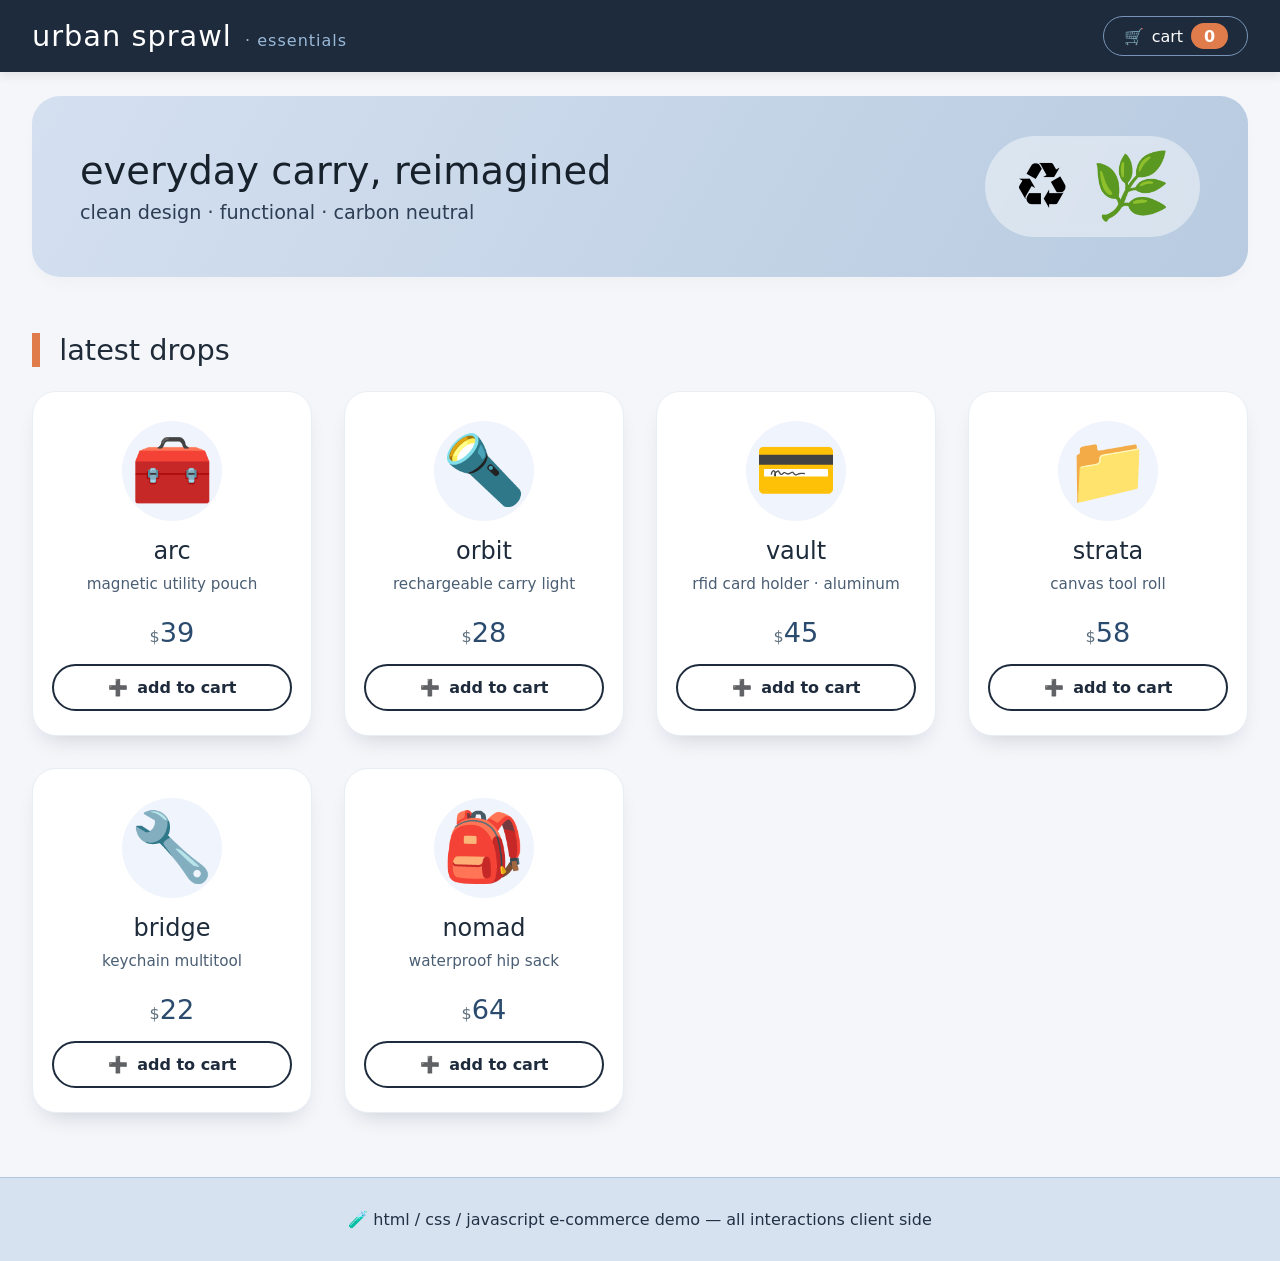
<file: Index.html>
<!DOCTYPE html>
<html lang="en">
<head>
  <meta charset="UTF-8">
  <meta name="viewport" content="width=device-width, initial-scale=1.0">
  <title>🌿 Buea sprawl · e‑commerce demo</title>
  <!-- simple style - no frameworks, pure HTML/CSS/JS -->
  <style>
    /* ----- RESET & GLOBAL ----- */
    * {
      margin: 0;
      padding: 0;
      box-sizing: border-box;
      font-family: system-ui, -apple-system, 'Segoe UI', Roboto, 'Helvetica Neue', sans-serif;
    }

    body {
      background: #f4f6fa;
      display: flex;
      flex-direction: column;
      min-height: 100vh;
    }

    /* ----- HEADER / NAV (flex & semantics) ----- */
    .site-header {
      background: #1e2b3c;
      color: white;
      padding: 1rem 2rem;
      display: flex;
      flex-wrap: wrap;
      align-items: center;
      justify-content: space-between;
      box-shadow: 0 4px 10px rgba(0,0,0,0.08);
    }

    .logo h1 {
      font-size: 1.8rem;
      font-weight: 400;
      letter-spacing: 1px;
    }
    .logo span {
      font-weight: 200;
      color: #9ab9d8;
      font-size: 1rem;
      margin-left: 0.2rem;
    }

    .cart-control {
      display: flex;
      align-items: center;
      gap: 1.2rem;
    }
    .cart-control button {
      background: none;
      border: 1px solid #7895b8;
      color: white;
      padding: 0.4rem 1.2rem;
      border-radius: 40px;
      font-size: 1rem;
      cursor: pointer;
      transition: 0.2s;
      display: flex;
      align-items: center;
      gap: 0.5rem;
    }
    .cart-control button:hover {
      background: #2d4055;
      border-color: #b7cdff;
    }
    #cart-count {
      background: #e07c4c;
      border-radius: 30px;
      padding: 0.2rem 0.8rem;
      font-weight: 600;
    }

    /* ----- HERO / BANNER (CSS grid) ----- */
    .hero {
      background: linear-gradient(120deg, #d4e0f0 0%, #b8cbe0 100%);
      margin: 1.5rem 2rem 0.5rem 2rem;
      border-radius: 28px;
      padding: 2.5rem 3rem;
      display: grid;
      grid-template-columns: 1fr auto;
      align-items: center;
      box-shadow: 0 8px 12px rgba(0,0,0,0.02);
    }
    .hero-text h2 {
      font-size: 2.4rem;
      font-weight: 300;
      color: #17212b;
    }
    .hero-text p {
      font-size: 1.2rem;
      color: #2c3d54;
      margin-top: 0.5rem;
    }
    .hero-emoji {
      font-size: 4rem;
      background: #ffffff70;
      padding: 0.8rem 1.8rem;
      border-radius: 60px;
      backdrop-filter: blur(4px);
    }

    /* ----- MAIN LAYOUT (grid + cards) ----- */
    .shop-section {
      margin: 1rem 2rem;
      flex: 1;
    }

    .section-title {
      font-size: 1.8rem;
      font-weight: 350;
      color: #1f2b38;
      border-left: 8px solid #e07c4c;
      padding-left: 1.2rem;
      margin: 2rem 0 1.5rem 0;
    }

    .product-grid {
      display: grid;
      grid-template-columns: repeat(auto-fit, minmax(240px, 1fr));
      gap: 2rem;
    }

    /* product card */
    .product-card {
      background: white;
      border-radius: 24px;
      padding: 1.8rem 1.2rem 1.5rem 1.2rem;
      box-shadow: 0 12px 24px -12px rgba(0, 20, 40, 0.2);
      transition: transform 0.15s ease, box-shadow 0.2s;
      display: flex;
      flex-direction: column;
      align-items: center;
      text-align: center;
      border: 1px solid #e9edf4;
    }

      .product-card:hover {
      transform: translateY(-5px);
      box-shadow: 0 24px 30px -16px #1e2b3c55;
    }

    .product-emoji {
      font-size: 4.2rem;
      background: #f0f4fc;
      width: 100px;
      height: 100px;
      border-radius: 50%;
      display: flex;
      align-items: center;
      justify-content: center;
      margin-bottom: 1rem;
    }

    .product-card h3 {
      font-size: 1.5rem;
      font-weight: 500;
      color: #1d2b3b;
    }

    .product-desc {
      color: #4a5e74;
      margin: 0.6rem 0;
      font-size: 0.95rem;
      line-height: 1.4;
    }

    .product-price {
      font-size: 1.7rem;
      font-weight: 300;
      color: #2b4b6e;
      margin: 0.75rem 0 1rem 0;
    }
    .product-price small {
      font-size: 1rem;
      color: #5e707e;
    }

    .add-to-cart {
      background: white;
      border: 2px solid #1e2b3c;
      color: #1e2b3c;
      font-weight: 600;
      font-size: 1rem;
      padding: 0.75rem 0;
      width: 100%;
      border-radius: 48px;
      cursor: pointer;
      transition: 0.2s;
      display: flex;
      align-items: center;
      justify-content: center;
      gap: 0.6rem;
    }

    .add-to-cart:hover {
      background: #1e2b3c;
      color: white;
      border-color: #1e2b3c;
    }

    /* mini cart / modal (javascript driven) */
    .cart-sidebar {
      background: #ffffffec;
      backdrop-filter: blur(8px);
      position: fixed;
      top: 0;
      right: -420px;
      width: 380px;
      height: 100vh;
      box-shadow: -10px 0 30px rgba(0, 0, 0, 0.15);
      padding: 2rem 1.5rem;
      transition: right 0.3s cubic-bezier(0.25, 0.46, 0.45, 0.94);
      z-index: 1000;
      display: flex;
      flex-direction: column;
      border-left: 1px solid #cddae9;
    }

    .cart-sidebar.open {
      right: 0;
    }

    .cart-header {
      display: flex;
      justify-content: space-between;
      align-items: center;
      border-bottom: 2px solid #dee7f2;
      padding-bottom: 1rem;
      margin-bottom: 1.5rem;
    }

    .cart-header h2 {
      font-weight: 400;
      color: #13202e;
    }

    .close-cart {
      background: none;
      border: none;
      font-size: 2.2rem;
      line-height: 1;
      cursor: pointer;
      color: #4e627c;
      padding: 0 0.5rem;
    }

    .cart-items {
      flex: 1;
      overflow-y: auto;
      list-style: none;
      display: flex;
      flex-direction: column;
      gap: 1rem;
    }

    .cart-item {
      background: #f2f6fd;
      border-radius: 28px;
      padding: 0.9rem 1.2rem;
      display: flex;
      align-items: center;
      justify-content: space-between;
      font-size: 1rem;
      border: 1px solid #dde3ed;
    }

    .cart-item-info {
      display: flex;
      flex-direction: column;
    }

    .cart-item-title {
      font-weight: 600;
      color: #142434;
    }

    .cart-item-price {
      font-size: 0.95rem;
      color: #617e9e;
    }

    .cart-item-remove {
      background: #f0d8d0;
      border: none;
      border-radius: 40px;
      padding: 0.2rem 1rem;
      color: #b3472b;
      font-weight: 600;
      cursor: pointer;
      transition: 0.15s;
    }

    .cart-item-remove:hover {
      background: #dfb8aa;
    }

    .cart-total {
      border-top: 2px solid #cddae9;
      padding-top: 1.2rem;
      font-size: 1.5rem;
      display: flex;
      justify-content: space-between;
      font-weight: 350;
      color: #132634;
      margin-top: 0.5rem;
    }

    .checkout-btn {
      background: #1e2b3c;
      color: white;
      border: none;
      border-radius: 60px;
      padding: 1rem;
      font-size: 1.2rem;
      margin-top: 1.2rem;
      font-weight: 600;
      cursor: pointer;
      transition: 0.2s;
    }

    .checkout-btn:hover {
      background: #2f4057;
    }

    .overlay {
      position: fixed;
      top: 0;
      left: 0;
      width: 100%;
      height: 100%;
      background: rgba(0,0,0,0.2);
      backdrop-filter: blur(2px);
      opacity: 0;
      pointer-events: none;
      transition: 0.2s;
      z-index: 900;
    }

    .overlay.visible {
      opacity: 1;
      pointer-events: auto;
    }

    /* empty cart message */
    .empty-cart-msg {
      color: #72869b;
      text-align: center;
      margin-top: 3rem;
      font-style: italic;
    }

    /* footer */
    .site-footer {
      background: #d7e2f0;
      margin-top: 3rem;
      padding: 2rem;
      text-align: center;
      color: #203144;
      border-top: 1px solid #b1c6dc;
    }

    /* responsive touch */
    @media (max-width: 600px) {
      .hero {
        grid-template-columns: 1fr;
        margin: 1rem;
        padding: 1.8rem;
        gap: 1rem;
      }
      .hero-emoji {
        width: fit-content;
      }
      .cart-sidebar {
        width: 100%;
        right: -100%;
      }
      .site-header {
        padding: 1rem;
      }
    }
  </style>
</head>
<body>
  <header class="site-header">
    <div class="logo">
      <h1>urban&nbsp;sprawl <span>· essentials</span></h1>
    </div>
    <div class="cart-control">
      <button id="cart-toggle" aria-label="Shopping cart">
        <span>🛒</span> <span>cart</span> <span id="cart-count">0</span>
      </button>
    </div>
  </header>

  <!-- hero / promo grid -->
  <section class="hero">
    <div class="hero-text">
      <h2>everyday carry, reimagined</h2>
      <p>clean design · functional · carbon neutral</p>
    </div>
    <div class="hero-emoji">
      ♻️ 🌿
    </div>
  </section>

  <!-- main product grid -->
  <main class="shop-section">
    <h2 class="section-title">latest drops</h2>
    <div class="product-grid" id="product-grid">
      <!-- products injected via JS but also present as fallback / static demo (we still generate via js for cart binding) -->
    </div>
  </main>

  <!-- aside floating cart -->
  <aside class="cart-sidebar" id="cart-sidebar">
    <div class="cart-header">
      <h2>your cart 🛍️</h2>
      <button class="close-cart" id="close-cart-btn">&times;</button>
    </div>
    <ul class="cart-items" id="cart-items-list">
      <!-- dynamic -->
    </ul>
    <div class="cart-total">
      <span>total</span> <span id="cart-total-amount">$0</span>
    </div>
    <button class="checkout-btn" id="checkout-sim">checkout →</button>
  </aside>

  <!-- overlay -->
  <div class="overlay" id="overlay"></div>

  <footer class="site-footer">
    <p>🧪 html / css / javascript e‑commerce demo — all interactions client side</p>
  </footer>

  <script>
    (function() {
      // ----- data store (simulate products) -----
      const products = [
        { id: 'p1', name: 'arc' , description: 'magnetic utility pouch', price: 39, emoji: '🧰' },
        { id: 'p2', name: 'orbit' , description: 'rechargeable carry light', price: 28, emoji: '🔦' },
        { id: 'p3', name: 'vault' , description: 'rfid card holder · aluminum', price: 45, emoji: '💳' },
        { id: 'p4', name: 'strata' , description: 'canvas tool roll', price: 58, emoji: '📁' },
        { id: 'p5', name: 'bridge' , description: 'keychain multitool', price: 22, emoji: '🔧' },
        { id: 'p6', name: 'nomad' , description: 'waterproof hip sack', price: 64, emoji: '🎒' }
      ];

      // cart state
      let cart = [];

      // DOM elements
      const productGrid = document.getElementById('product-grid');
      const cartToggle = document.getElementById('cart-toggle');
      const cartSidebar = document.getElementById('cart-sidebar');
      const closeCartBtn = document.getElementById('close-cart-btn');
      const overlay = document.getElementById('overlay');
      const cartItemsList = document.getElementById('cart-items-list');
      const cartTotalSpan = document.getElementById('cart-total-amount');
      const cartCountSpan = document.getElementById('cart-count');
      const checkoutBtn = document.getElementById('checkout-sim');

      // render all product cards from product array (HTML)
      function renderProducts() {
        if (!productGrid) return;
        productGrid.innerHTML = ''; 
        products.forEach(prod => {
          const card = document.createElement('article');
          card.className = 'product-card';
          card.dataset.id = prod.id;

          card.innerHTML = `
            <div class="product-emoji">${prod.emoji}</div>
            <h3>${prod.name}</h3>
            <p class="product-desc">${prod.description}</p>
            <div class="product-price"><small>$</small>${prod.price}</div>
            <button class="add-to-cart" data-id="${prod.id}" data-name="${prod.name}" data-price="${prod.price}" data-emoji="${prod.emoji}">
              <span>➕</span> add to cart
            </button>
          `;
          productGrid.appendChild(card);
        });
      }

      // update cart UI (list, total, count)
      function updateCartUI() {
        // update cart count badge
        const totalItems = cart.reduce((acc, item) => acc + item.qty, 0);
        cartCountSpan.textContent = totalItems;

        // build cart items html
        if (cartItemsList) {
          if (cart.length === 0) {
            cartItemsList.innerHTML = `<li class="empty-cart-msg">your cart is empty 🌫️</li>`;
          } else {
            let itemsHtml = '';
            cart.forEach(item => {
              itemsHtml += `
                <li class="cart-item" data-id="${item.id}">
                  <div class="cart-item-info">
                    <span class="cart-item-title">${item.emoji || '📦'} ${item.name}  x${item.qty}</span>
                    <span class="cart-item-price">$${item.price * item.qty}</span>
                  </div>
                  <button class="cart-item-remove" data-id="${item.id}" data-action="remove">remove</button>
                </li>
              `;
            });
            cartItemsList.innerHTML = itemsHtml;
          }
        }

        // total price
        const totalAmount = cart.reduce((sum, item) => sum + (item.price * item.qty), 0);
        if (cartTotalSpan) cartTotalSpan.textContent = `$${totalAmount}`;

        // attach remove event to each remove button (delegation later, but we can attach also inside loop after innerHTML, but better use event delegation)
        // event delegation will be used from parent container (cartItemsList)
      }

      // add product to cart
      function addToCart(productId, productName, productPrice, productEmoji = '📦') {
        const existing = cart.find(item => item.id === productId);
        if (existing) {
          existing.qty += 1;
        } else {
          cart.push({
            id: productId,
            name: productName,
            price: productPrice,
            qty: 1,
            emoji: productEmoji
          });
        }
        updateCartUI();
        // optional: open cart slightly to give feedback
        openCart();
      }

      // remove item (full decrement / delete if qty becomes zero)
      function removeFromCart(productId) {
        const index = cart.findIndex(item => item.id === productId);
        if (index !== -1) {
          if (cart[index].qty > 1) {
            cart[index].qty -= 1;
          } else {
            cart.splice(index, 1);
          }
        }
        updateCartUI();
      }

      // open / close cart
      function openCart() {
        cartSidebar.classList.add('open');
        overlay.classList.add('visible');
      }

      function closeCart() {
        cartSidebar.classList.remove('open');
        overlay.classList.remove('visible');
      }

      // ----- event listeners -----
      // product grid "add to cart" via delegation
      productGrid.addEventListener('click', (e) => {
        const addButton = e.target.closest('.add-to-cart');
        if (!addButton) return;

        const id = addButton.dataset.id;
        const name = addButton.dataset.name;
        const price = parseInt(addButton.dataset.price, 10);
        const emoji = addButton.dataset.emoji || '🛒';
        addToCart(id, name, price, emoji);
      });

      // cart items list delegation (for remove buttons)
      cartItemsList.addEventListener('click', (e) => {
        const removeBtn = e.target.closest('.cart-item-remove');
        if (removeBtn) {
          const productId = removeBtn.dataset.id;
          if (productId) removeFromCart(productId);
        }
      });

      // open cart via header button
      cartToggle.addEventListener('click', openCart);

      // close via close button
      closeCartBtn.addEventListener('click', closeCart);
      overlay.addEventListener('click', closeCart);

      // checkout sim (just alert + reset for demo)
      checkoutBtn.addEventListener('click', () => {
        if (cart.length === 0) {
          alert('your cart is empty — add some goodies first :)');
          return;
        }
        alert(`✨ demo checkout — total $${cart.reduce((s, i) => s + i.price * i.qty, 0)} . thanks! (cart will reset)`);
        cart = []; // reset after fake checkout
        updateCartUI();
        closeCart();
      });

      // ESC key close
      document.addEventListener('keydown', (e) => {
        if (e.key === 'Escape' && cartSidebar.classList.contains('open')) {
          closeCart();
        }
      });

      // initial rendering
      renderProducts();
      updateCartUI();
    })();
  </script>
</body>
</html>
</file>
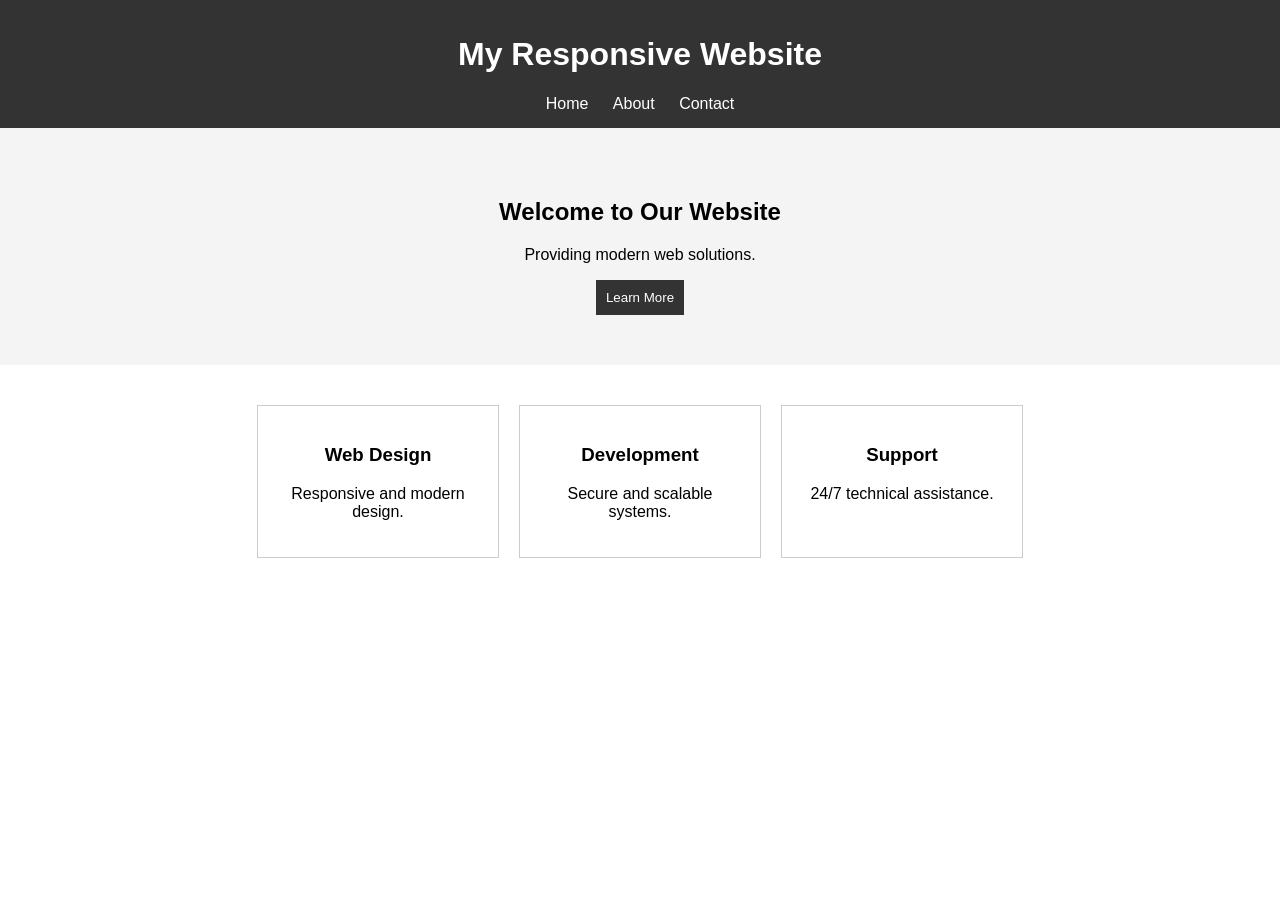
<file: New folder/index.html>
<!DOCTYPE html>
<html>
<head>
<title>My Website</title>
<link rel="stylesheet" href="style.css">
</head>

<body>

<header>
<h1>My Responsive Website</h1>

<nav>
<a href="index.html">Home</a>
<a href="about.html">About</a>
<a href="contact.html">Contact</a>
</nav>
</header>

<section class="hero">
<h2>Welcome to Our Website</h2>
<p>Providing modern web solutions.</p>
<button>Learn More</button>
</section>

<section class="services">

<div class="card">
<h3>Web Design</h3>
<p>Responsive and modern design.</p>
</div>

<div class="card">
<h3>Development</h3>
<p>Secure and scalable systems.</p>
</div>

<div class="card">
<h3>Support</h3>
<p>24/7 technical assistance.</p>
</div>

</section>

</body>
</html>
</file>
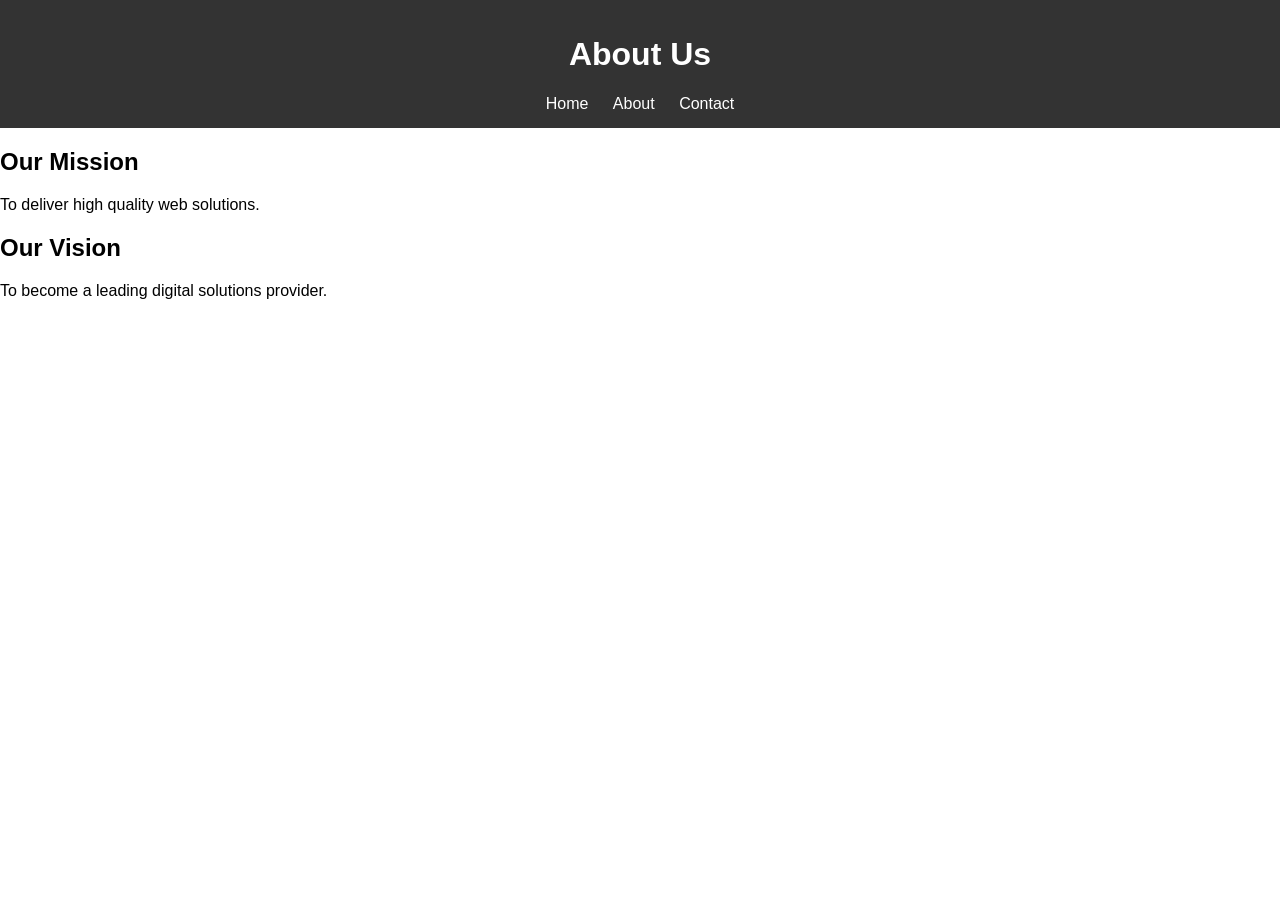
<file: New folder/about.html>
<!DOCTYPE html>
<html>
<head>
<title>About Us</title>
<link rel="stylesheet" href="style.css">
</head>

<body>

<header>
<h1>About Us</h1>

<nav>
<a href="index.html">Home</a>
<a href="about.html">About</a>
<a href="contact.html">Contact</a>
</nav>

</header>

<section>

<h2>Our Mission</h2>
<p>To deliver high quality web solutions.</p>

<h2>Our Vision</h2>
<p>To become a leading digital solutions provider.</p>

</section>

</body>
</html>
</file>
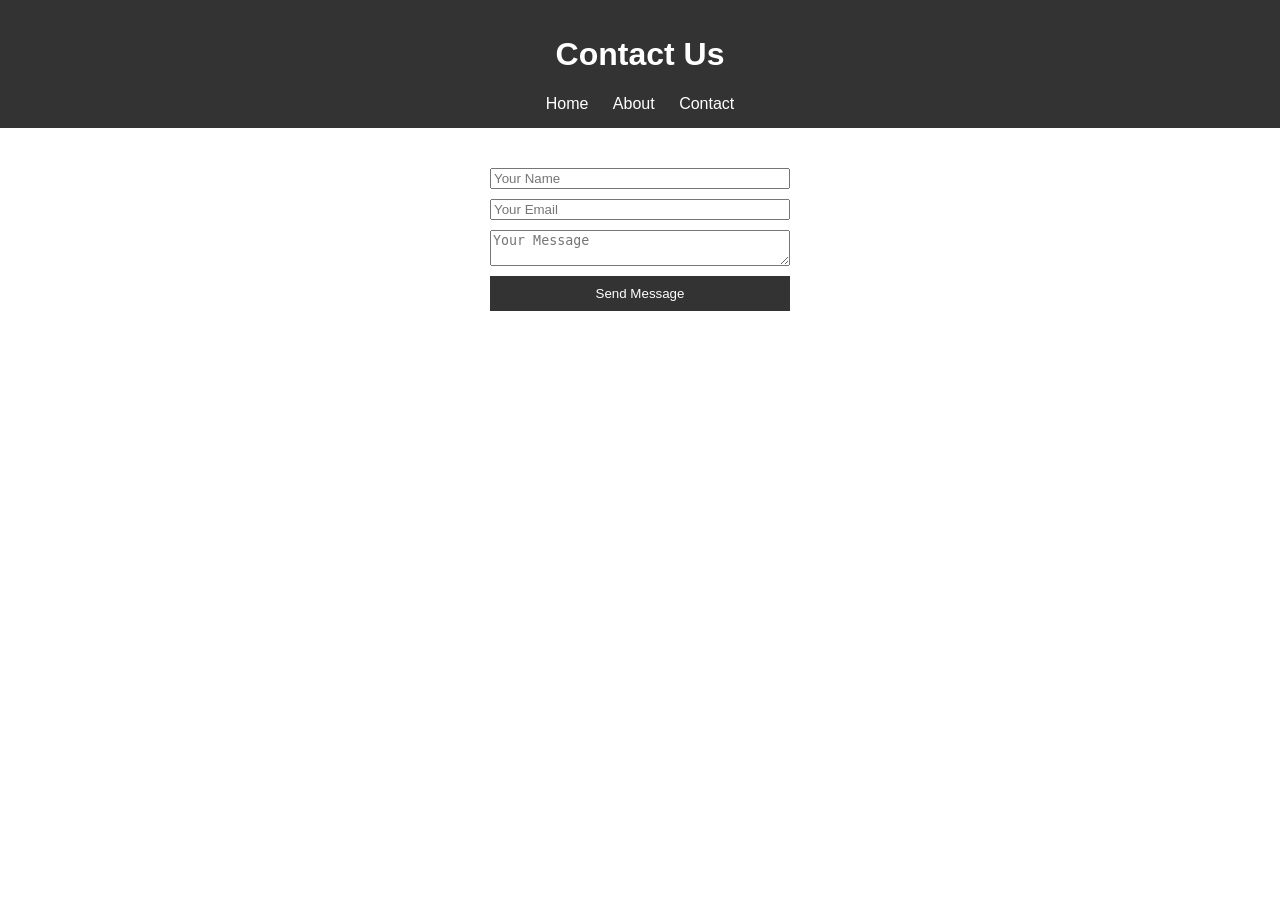
<file: New folder/contact.html>
<!DOCTYPE html>
<html>
<head>
<title>Contact</title>
<link rel="stylesheet" href="style.css">
<script src="script.js"></script>
</head>

<body>

<header>
<h1>Contact Us</h1>

<nav>
<a href="index.html">Home</a>
<a href="about.html">About</a>
<a href="contact.html">Contact</a>
</nav>

</header>

<form action="backend/contact.php" method="POST" onsubmit="return validateForm()">

<input type="text" name="name" placeholder="Your Name" required>

<input type="email" name="email" placeholder="Your Email" required>

<textarea name="message" placeholder="Your Message"></textarea>

<button type="submit">Send Message</button>

</form>

</body>
</html>
</file>
<file: New folder/style.css>
body{
font-family: Arial;
margin:0;
}

header{
background:#333;
color:white;
padding:15px;
text-align:center;
}

nav a{
color:white;
margin:10px;
text-decoration:none;
}

.hero{
text-align:center;
padding:50px;
background:#f4f4f4;
}

.services{
display:flex;
justify-content:center;
gap:20px;
padding:40px;
}

.card{
border:1px solid #ccc;
padding:20px;
width:200px;
text-align:center;
}

form{
display:flex;
flex-direction:column;
width:300px;
margin:auto;
gap:10px;
padding:40px;
}

button{
background:#333;
color:white;
padding:10px;
border:none;
cursor:pointer;
}

@media(max-width:768px){

.services{
flex-direction:column;
align-items:center;
}

}
</file>
